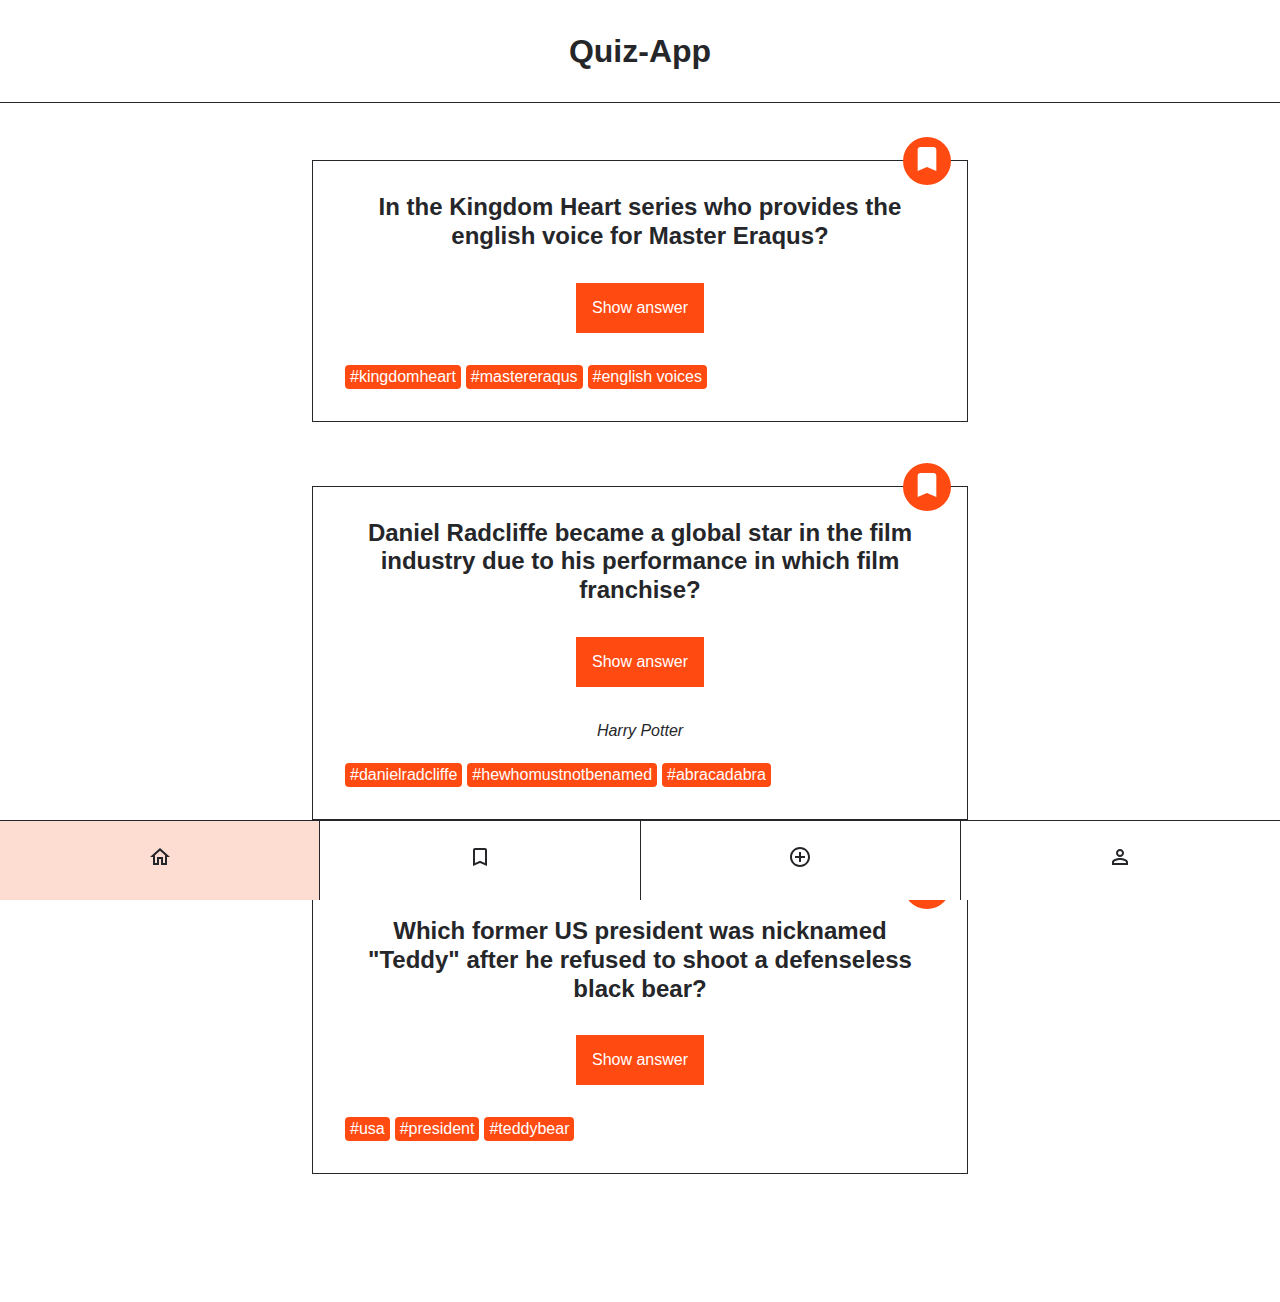
<file: index.html>
<!DOCTYPE html>
<html lang="en">
  <head>
    <meta charset="UTF-8" />
    <meta http-equiv="X-UA-Compatible" content="IE=edge" />
    <meta name="viewport" content="width=device-width, initial-scale=1.0" />
    <title>Quiz-App</title>
    <link rel="stylesheet" href="./styles.css" />
    <script src="./index.js" defer></script>
  </head>
  <body>
    <header class="header">
      <h1 class="header__title">Quiz-App</h1>
    </header>
    <main>
      <ul class="card-list">
        <!--
                FIRST CARD
              -->
        <li class="card-list__item">
          <article class="card">
            <h2 class="card__question">
              In the Kingdom Heart series who provides the english voice for
              Master Eraqus?
            </h2>
            <button
              class="card__button-answer"
              type="button"
              data-js="card__button-answer"
            >
              Show answer
            </button>
            <p class="card__answer" data-js="card__answer">Mark Hamill</p>
            <ul class="card__tag-list">
              <li class="card__tag-list-item">#kingdomheart</li>
              <li class="card__tag-list-item">#mastereraqus</li>
              <li class="card__tag-list-item">#english voices</li>
            </ul>
            <div class="card__button-bookmark">
              <button
                class="bookmark"
                aria-label="bookmark"
                type="button"
                data-js="card__bookmark"
              >
                <svg
                  class="bookmark__icon"
                  xmlns="http://www.w3.org/2000/svg"
                  viewbox="0 0 24 24"
                >
                  <path
                    d="M17 3H7c-1.1 0-2 .9-2 2v16l7-3 7 3V5c0-1.1-.9-2-2-2z"
                  />
                </svg>
              </button>
            </div>
          </article>
        </li>
        <!--
                SECOND CARD
              -->
        <li class="card-list__item">
          <article class="card">
            <h2 class="card__question">
              Daniel Radcliffe became a global star in the film industry due to
              his performance in which film franchise?
            </h2>
            <button class="card__button-answer" type="button">
              Show answer
            </button>
            <p class="card__answer card__answer--active">Harry Potter</p>
            <ul class="card__tag-list">
              <li class="card__tag-list-item">#danielradcliffe</li>
              <li class="card__tag-list-item">#hewhomustnotbenamed</li>
              <li class="card__tag-list-item">#abracadabra</li>
            </ul>
            <div class="card__button-bookmark">
              <button
                class="bookmark"
                aria-label="bookmark"
                type="button"
                data-js="card__bookmark"
              >
                <svg
                  class="bookmark__icon"
                  xmlns="http://www.w3.org/2000/svg"
                  viewbox="0 0 24 24"
                >
                  <path
                    d="M17 3H7c-1.1 0-2 .9-2 2v16l7-3 7 3V5c0-1.1-.9-2-2-2z"
                  />
                </svg>
              </button>
            </div>
          </article>
        </li>
        <!--
                THIRD CARD
              -->
        <li class="card-list__item">
          <article class="card">
            <h2 class="card__question">
              Which former US president was nicknamed &quot;Teddy&quot; after he
              refused to shoot a defenseless black bear?
            </h2>
            <button class="card__button-answer" type="button">
              Show answer
            </button>
            <p class="card__answer">Theodore Roosevelt</p>
            <ul class="card__tag-list">
              <li class="card__tag-list-item">#usa</li>
              <li class="card__tag-list-item">#president</li>
              <li class="card__tag-list-item">#teddybear</li>
            </ul>
            <div class="card__button-bookmark">
              <button
                class="bookmark"
                aria-label="bookmark"
                type="button"
                data-js="card__bookmark"
              >
                <svg
                  class="bookmark__icon"
                  xmlns="http://www.w3.org/2000/svg"
                  viewbox="0 0 24 24"
                >
                  <path
                    d="M17 3H7c-1.1 0-2 .9-2 2v16l7-3 7 3V5c0-1.1-.9-2-2-2z"
                  />
                </svg>
              </button>
            </div>
          </article>
        </li>
      </ul>
    </main>

    <nav class="navigation">
      <ul class="navigation__list">
        <li class="navigation__list-item navigation__list-item--active">
          <a
            class="navigation__link"
            href="/index.html"
            aria-label="go to home page"
          >
            <svg
              xmlns="http://www.w3.org/2000/svg"
              height="24px"
              viewbox="0 0 24 24"
              width="24px"
            >
              <path
                d="M12 5.69l5 4.5V18h-2v-6H9v6H7v-7.81l5-4.5M12 3L2 12h3v8h6v-6h2v6h6v-8h3L12 3z"
              />
            </svg>
          </a>
        </li>
        <li class="navigation__list-item">
          <a
            class="navigation__link"
            href="/bookmarks.html"
            aria-label="go to bookmarks page"
          >
            <svg
              xmlns="http://www.w3.org/2000/svg"
              height="24px"
              viewbox="0 0 24 24"
              width="24px"
            >
              <path
                d="M17 3H7c-1.1 0-2 .9-2 2v16l7-3 7 3V5c0-1.1-.9-2-2-2zm0 15l-5-2.18L7 18V5h10v13z"
              />
            </svg>
          </a>
        </li>
        <li class="navigation__list-item">
          <a
            class="navigation__link"
            href="./form.html"
            aria-label="go to create new card page"
            ><svg
              fill="#000000"
              xmlns="http://www.w3.org/2000/svg"
              viewBox="0 0 24 24"
              width="24px"
              height="24px"
            >
              <path
                d="M 12 2 C 6.4889971 2 2 6.4889971 2 12 C 2 17.511003 6.4889971 22 12 22 C 17.511003 22 22 17.511003 22 12 C 22 6.4889971 17.511003 2 12 2 z M 12 4 C 16.430123 4 20 7.5698774 20 12 C 20 16.430123 16.430123 20 12 20 C 7.5698774 20 4 16.430123 4 12 C 4 7.5698774 7.5698774 4 12 4 z M 11 7 L 11 11 L 7 11 L 7 13 L 11 13 L 11 17 L 13 17 L 13 13 L 17 13 L 17 11 L 13 11 L 13 7 L 11 7 z"
              />
            </svg>
          </a>
        </li>
        <li class="navigation__list-item">
          <a
            class="navigation__link"
            href="/profile.html"
            aria-label="go to profile page"
          >
            <svg
              xmlns="http://www.w3.org/2000/svg"
              height="24px"
              viewbox="0 0 24 24"
              width="24px"
            >
              <path
                d="M12 6c1.1 0 2 .9 2 2s-.9 2-2 2-2-.9-2-2 .9-2 2-2m0 9c2.7 0 5.8 1.29 6 2v1H6v-.99c.2-.72 3.3-2.01 6-2.01m0-11C9.79 4 8 5.79 8 8s1.79 4 4 4 4-1.79 4-4-1.79-4-4-4zm0 9c-2.67 0-8 1.34-8 4v3h16v-3c0-2.66-5.33-4-8-4z"
              />
            </svg>
          </a>
        </li>
      </ul>
    </nav>
  </body>
</html>
</file>
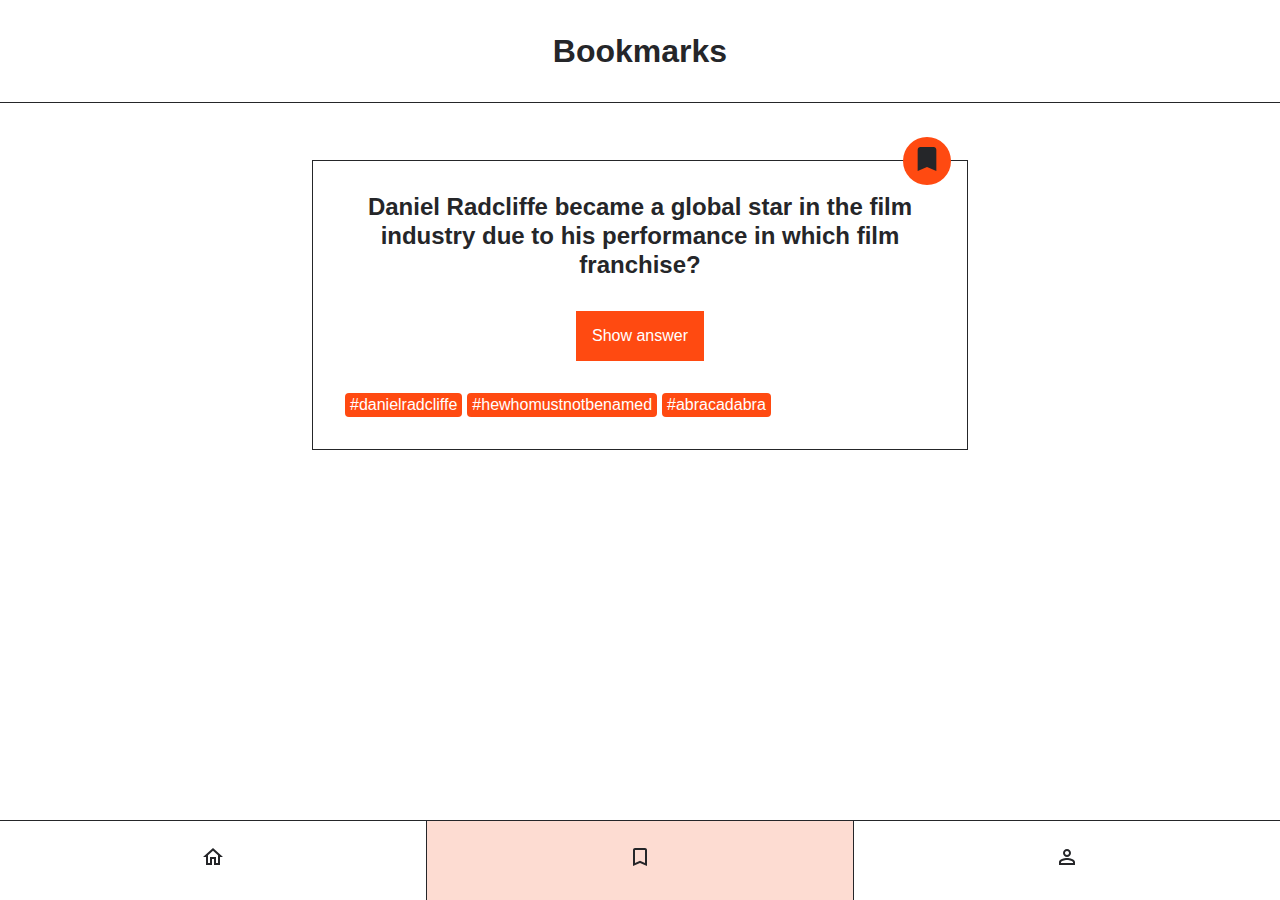
<file: bookmarks.html>
<!DOCTYPE html>
<html lang="en">
  <head>
    <meta charset="UTF-8" />
    <meta http-equiv="X-UA-Compatible" content="IE=edge" />
    <meta name="viewport" content="width=device-width, initial-scale=1.0" />
    <title>Quiz-App</title>
    <link rel="stylesheet" href="./styles.css" />
  </head>
  <body>
    <header class="header">
      <h1 class="header__title">Bookmarks</h1>
    </header>
    <main>
      <ul class="card-list">
        <li class="card-list__item">
          <article class="card">
            <h2 class="card__question">
              Daniel Radcliffe became a global star in the film industry due to
              his performance in which film franchise?
            </h2>
            <button class="card__button-answer" type="button">
              Show answer
            </button>
            <p class="card__answer">Harry Potter</p>
            <ul class="card__tag-list">
              <li class="card__tag-list-item">#danielradcliffe</li>
              <li class="card__tag-list-item">#hewhomustnotbenamed</li>
              <li class="card__tag-list-item">#abracadabra</li>
            </ul>
            <div class="card__button-bookmark">
              <button
                class="bookmark bookmark--active"
                aria-label="bookmark"
                type="button"
              >
                <svg
                  class="bookmark__icon"
                  xmlns="http://www.w3.org/2000/svg"
                  viewbox="0 0 24 24"
                >
                  <path
                    d="M17 3H7c-1.1 0-2 .9-2 2v16l7-3 7 3V5c0-1.1-.9-2-2-2z"
                  />
                </svg>
              </button>
            </div>
          </article>
        </li>
      </ul>
    </main>

    <nav class="navigation">
      <ul class="navigation__list">
        <li class="navigation__list-item">
          <a
            class="navigation__link"
            href="/index.html"
            aria-label="go to home page"
          >
            <svg
              xmlns="http://www.w3.org/2000/svg"
              height="24px"
              viewbox="0 0 24 24"
              width="24px"
            >
              <path
                d="M12 5.69l5 4.5V18h-2v-6H9v6H7v-7.81l5-4.5M12 3L2 12h3v8h6v-6h2v6h6v-8h3L12 3z"
              />
            </svg>
          </a>
        </li>
        <li class="navigation__list-item navigation__list-item--active">
          <a
            class="navigation__link"
            href="/bookmarks.html"
            aria-label="go to bookmarks page"
          >
            <svg
              xmlns="http://www.w3.org/2000/svg"
              height="24px"
              viewbox="0 0 24 24"
              width="24px"
            >
              <path
                d="M17 3H7c-1.1 0-2 .9-2 2v16l7-3 7 3V5c0-1.1-.9-2-2-2zm0 15l-5-2.18L7 18V5h10v13z"
              />
            </svg>
          </a>
        </li>
        <li class="navigation__list-item">
          <a
            class="navigation__link"
            href="/profile.html"
            aria-label="go to profile page"
          >
            <svg
              xmlns="http://www.w3.org/2000/svg"
              height="24px"
              viewbox="0 0 24 24"
              width="24px"
            >
              <path
                d="M12 6c1.1 0 2 .9 2 2s-.9 2-2 2-2-.9-2-2 .9-2 2-2m0 9c2.7 0 5.8 1.29 6 2v1H6v-.99c.2-.72 3.3-2.01 6-2.01m0-11C9.79 4 8 5.79 8 8s1.79 4 4 4 4-1.79 4-4-1.79-4-4-4zm0 9c-2.67 0-8 1.34-8 4v3h16v-3c0-2.66-5.33-4-8-4z"
              />
            </svg>
          </a>
        </li>
      </ul>
    </nav>
  </body>
</html>
</file>
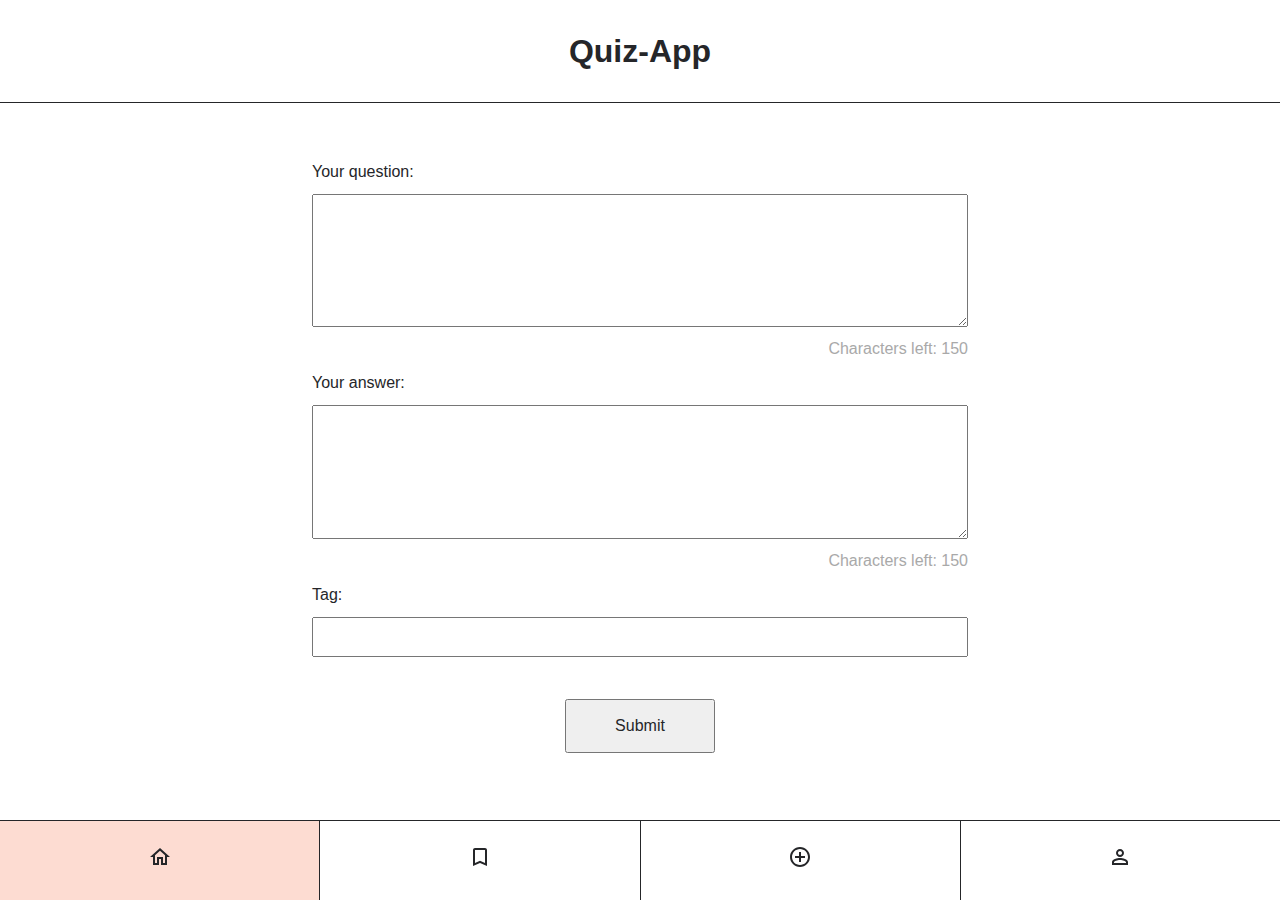
<file: form.html>
<!DOCTYPE html>
<html lang="en">
  <head>
    <meta charset="UTF-8" />
    <meta http-equiv="X-UA-Compatible" content="IE=edge" />
    <meta name="viewport" content="width=device-width, initial-scale=1.0" />
    <title>Quiz-App</title>
    <link rel="stylesheet" href="./styles.css" />
    <script src="./form.js" defer></script>
  </head>
  <body>
    <header class="header">
      <h1 class="header__title">Quiz-App</h1>
    </header>

    <main>
      <form class="form" data-js="form">
        <label for="form__question">Your question:</label>
        <textarea
          name="form__question"
          id="form__question"
          class="form__textfield"
          maxlength="150"
        ></textarea>
        <p class="form__display" data-js="form__display--question">
          Characters left: 150
        </p>
        <label for="form__answer">Your answer:</label>
        <textarea
          name="form__answer"
          id="form__answer"
          class="form__textfield"
          maxlength="150"
        ></textarea>
        <p class="form__display" data-js="form__display--answer">
          Characters left: 150
        </p>
        <label for="form__tag">Tag:</label>
        <input name="form__tag" type="text" id="form__tag" class="form__tag" />
        <button type="submit" class="submit-btn">Submit</button>
      </form>
    </main>

    <nav class="navigation">
      <ul class="navigation__list">
        <li class="navigation__list-item navigation__list-item--active">
          <a
            class="navigation__link"
            href="/index.html"
            aria-label="go to home page"
          >
            <svg
              xmlns="http://www.w3.org/2000/svg"
              height="24px"
              viewbox="0 0 24 24"
              width="24px"
            >
              <path
                d="M12 5.69l5 4.5V18h-2v-6H9v6H7v-7.81l5-4.5M12 3L2 12h3v8h6v-6h2v6h6v-8h3L12 3z"
              />
            </svg>
          </a>
        </li>
        <li class="navigation__list-item">
          <a
            class="navigation__link"
            href="/bookmarks.html"
            aria-label="go to bookmarks page"
          >
            <svg
              xmlns="http://www.w3.org/2000/svg"
              height="24px"
              viewbox="0 0 24 24"
              width="24px"
            >
              <path
                d="M17 3H7c-1.1 0-2 .9-2 2v16l7-3 7 3V5c0-1.1-.9-2-2-2zm0 15l-5-2.18L7 18V5h10v13z"
              />
            </svg>
          </a>
        </li>
        <li class="navigation__list-item">
          <a
            class="navigation__link"
            href="./form.html"
            aria-label="go to create new card page"
            ><svg
              fill="#000000"
              xmlns="http://www.w3.org/2000/svg"
              viewBox="0 0 24 24"
              width="24px"
              height="24px"
            >
              <path
                d="M 12 2 C 6.4889971 2 2 6.4889971 2 12 C 2 17.511003 6.4889971 22 12 22 C 17.511003 22 22 17.511003 22 12 C 22 6.4889971 17.511003 2 12 2 z M 12 4 C 16.430123 4 20 7.5698774 20 12 C 20 16.430123 16.430123 20 12 20 C 7.5698774 20 4 16.430123 4 12 C 4 7.5698774 7.5698774 4 12 4 z M 11 7 L 11 11 L 7 11 L 7 13 L 11 13 L 11 17 L 13 17 L 13 13 L 17 13 L 17 11 L 13 11 L 13 7 L 11 7 z"
              />
            </svg>
          </a>
        </li>
        <li class="navigation__list-item">
          <a
            class="navigation__link"
            href="/profile.html"
            aria-label="go to profile page"
          >
            <svg
              xmlns="http://www.w3.org/2000/svg"
              height="24px"
              viewbox="0 0 24 24"
              width="24px"
            >
              <path
                d="M12 6c1.1 0 2 .9 2 2s-.9 2-2 2-2-.9-2-2 .9-2 2-2m0 9c2.7 0 5.8 1.29 6 2v1H6v-.99c.2-.72 3.3-2.01 6-2.01m0-11C9.79 4 8 5.79 8 8s1.79 4 4 4 4-1.79 4-4-1.79-4-4-4zm0 9c-2.67 0-8 1.34-8 4v3h16v-3c0-2.66-5.33-4-8-4z"
              />
            </svg>
          </a>
        </li>
      </ul>
    </nav>
  </body>
</html>
</file>
<file: styles.css>
@import "./global.css";

@import "./components/bookmark/bookmark.css";
@import "./components/card-list/card-list.css";
@import "./components/card/card.css";
@import "./components/header/header.css";
@import "./components/navigation/navigation.css";
@import "./components/profile/profile.css";
@import "./components/counter-list/counter-list.css";
@import "./components/form.css";
</file>
